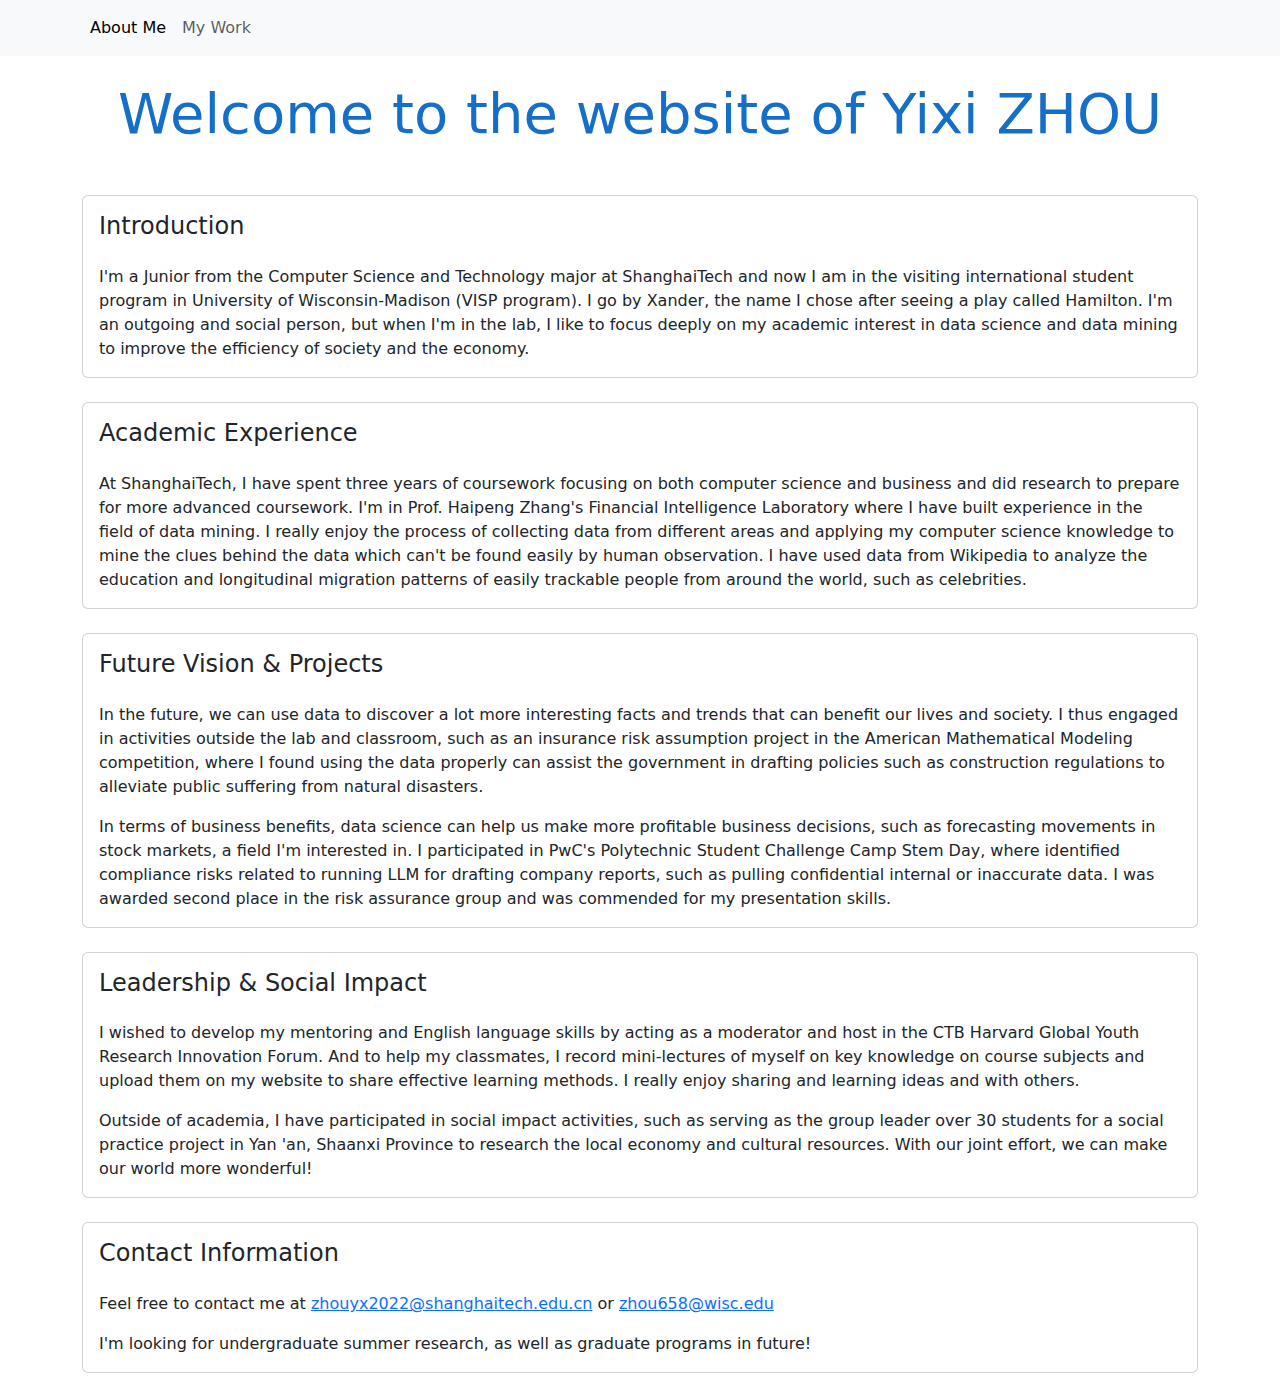
<file: index.html>
<!DOCTYPE html>
<html lang="en">

<head>
    <!-- The title element in my page as follows. -->
    <title>About Me</title>
    <meta charset="UTF-8">
    <meta name="viewport" content="width=device-width, initial-scale=1.0">
    <link href="https://cdn.jsdelivr.net/npm/bootstrap@5.3.3/dist/css/bootstrap.min.css" rel="stylesheet"
        integrity="sha384-QWTKZyjpPEjISv5WaRU9OFeRpok6YctnYmDr5pNlyT2bRjXh0JMhjY6hW+ALEwIH" crossorigin="anonymous">
    <link href="styles.css" rel="stylesheet" />
</head>

<body>
    <nav class="navbar navbar-expand-lg navbar-light bg-light">
        <div class="container">
            <div class="navbar-nav">
                <a class="nav-link active" href="index.html">About Me</a>
                <a class="nav-link" href="my-work.html">My Work</a>
            </div>
        </div>
    </nav>

    <div class="container mt-4">
        <header class="text-center mb-5">
            <h1 class="display-4">Welcome to the website of Yixi ZHOU</h1>
        </header>

        <section class="row">
            <div class="col-lg-12">
                <div class="card mb-4">
                    <div class="card-body">
                        <h2 class="card-title h4 mb-4">Introduction</h2>
                        <p class="card-text">
                            I'm a Junior from the Computer Science and Technology major at ShanghaiTech and now I am in the visiting international student program in University of Wisconsin-Madison (VISP program). I go by Xander, the name I chose after seeing a play called Hamilton. I'm an outgoing and social person, but when I'm in the lab, I like to focus deeply on my academic interest in data science and data mining to improve the efficiency of society and the economy.
                        </p>
                    </div>
                </div>

                <div class="card mb-4">
                    <div class="card-body">
                        <h2 class="card-title h4 mb-4">Academic Experience</h2>
                        <p class="card-text">
                            At ShanghaiTech, I have spent three years of coursework focusing on both computer science and business and did research to prepare for more advanced coursework. I'm in Prof. Haipeng Zhang's Financial Intelligence Laboratory where I have built experience in the field of data mining. I really enjoy the process of collecting data from different areas and applying my computer science knowledge to mine the clues behind the data which can't be found easily by human observation. I have used data from Wikipedia to analyze the education and longitudinal migration patterns of easily trackable people from around the world, such as celebrities.
                        </p>
                    </div>
                </div>

                <div class="card mb-4">
                    <div class="card-body">
                        <h2 class="card-title h4 mb-4">Future Vision & Projects</h2>
                        <p class="card-text">
                            In the future, we can use data to discover a lot more interesting facts and trends that can benefit our lives and society. I thus engaged in activities outside the lab and classroom, such as an insurance risk assumption project in the American Mathematical Modeling competition, where I found using the data properly can assist the government in drafting policies such as construction regulations to alleviate public suffering from natural disasters.
                        </p>
                        <p class="card-text">
                            In terms of business benefits, data science can help us make more profitable business decisions, such as forecasting movements in stock markets, a field I'm interested in. I participated in PwC's Polytechnic Student Challenge Camp Stem Day, where identified compliance risks related to running LLM for drafting company reports, such as pulling confidential internal or inaccurate data. I was awarded second place in the risk assurance group and was commended for my presentation skills.
                        </p>
                    </div>
                </div>

                <div class="card mb-4">
                    <div class="card-body">
                        <h2 class="card-title h4 mb-4">Leadership & Social Impact</h2>
                        <p class="card-text">
                            I wished to develop my mentoring and English language skills by acting as a moderator and host in the CTB Harvard Global Youth Research Innovation Forum. And to help my classmates, I record mini-lectures of myself on key knowledge on course subjects and upload them on my website to share effective learning methods. I really enjoy sharing and learning ideas and with others.
                        </p>
                        <p class="card-text">
                            Outside of academia, I have participated in social impact activities, such as serving as the group leader over 30 students for a social practice project in Yan 'an, Shaanxi Province to research the local economy and cultural resources. With our joint effort, we can make our world more wonderful!
                        </p>
                    </div>
                </div>

                <div class="card mb-4">
                    <div class="card-body">
                        <h2 class="card-title h4 mb-4">Contact Information</h2>
                        <p class="card-text">
                            Feel free to contact me at <a href="mailto:zhouyx2022@shanghaitech.edu.cn">zhouyx2022@shanghaitech.edu.cn</a> or 
                            <a href="mailto:zhou658@wisc.edu">zhou658@wisc.edu</a>
                        </p>
                        <p class="card-text font-italic">
                            I'm looking for undergraduate summer research, as well as graduate programs in future!
                        </p>
                    </div>
                </div>
            </div>
        </section>
    </div>

</body>

</html>
</file>
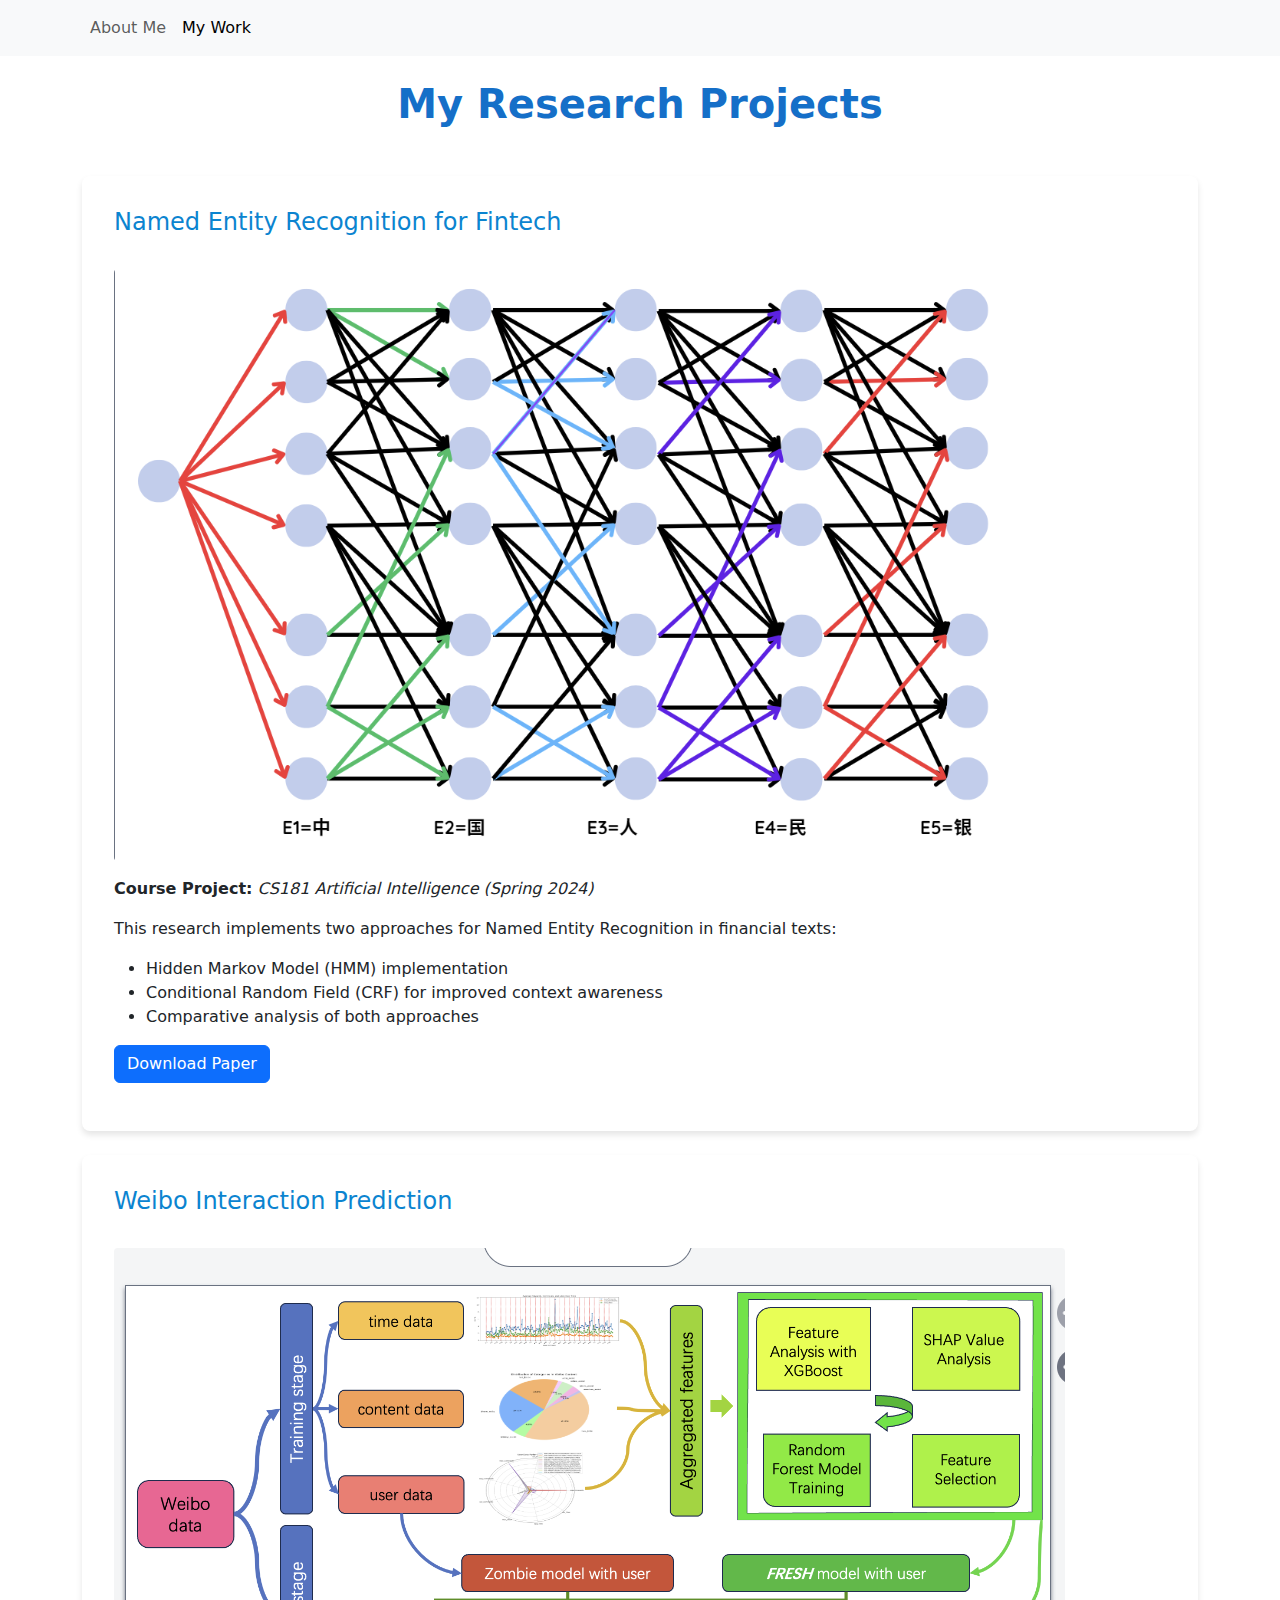
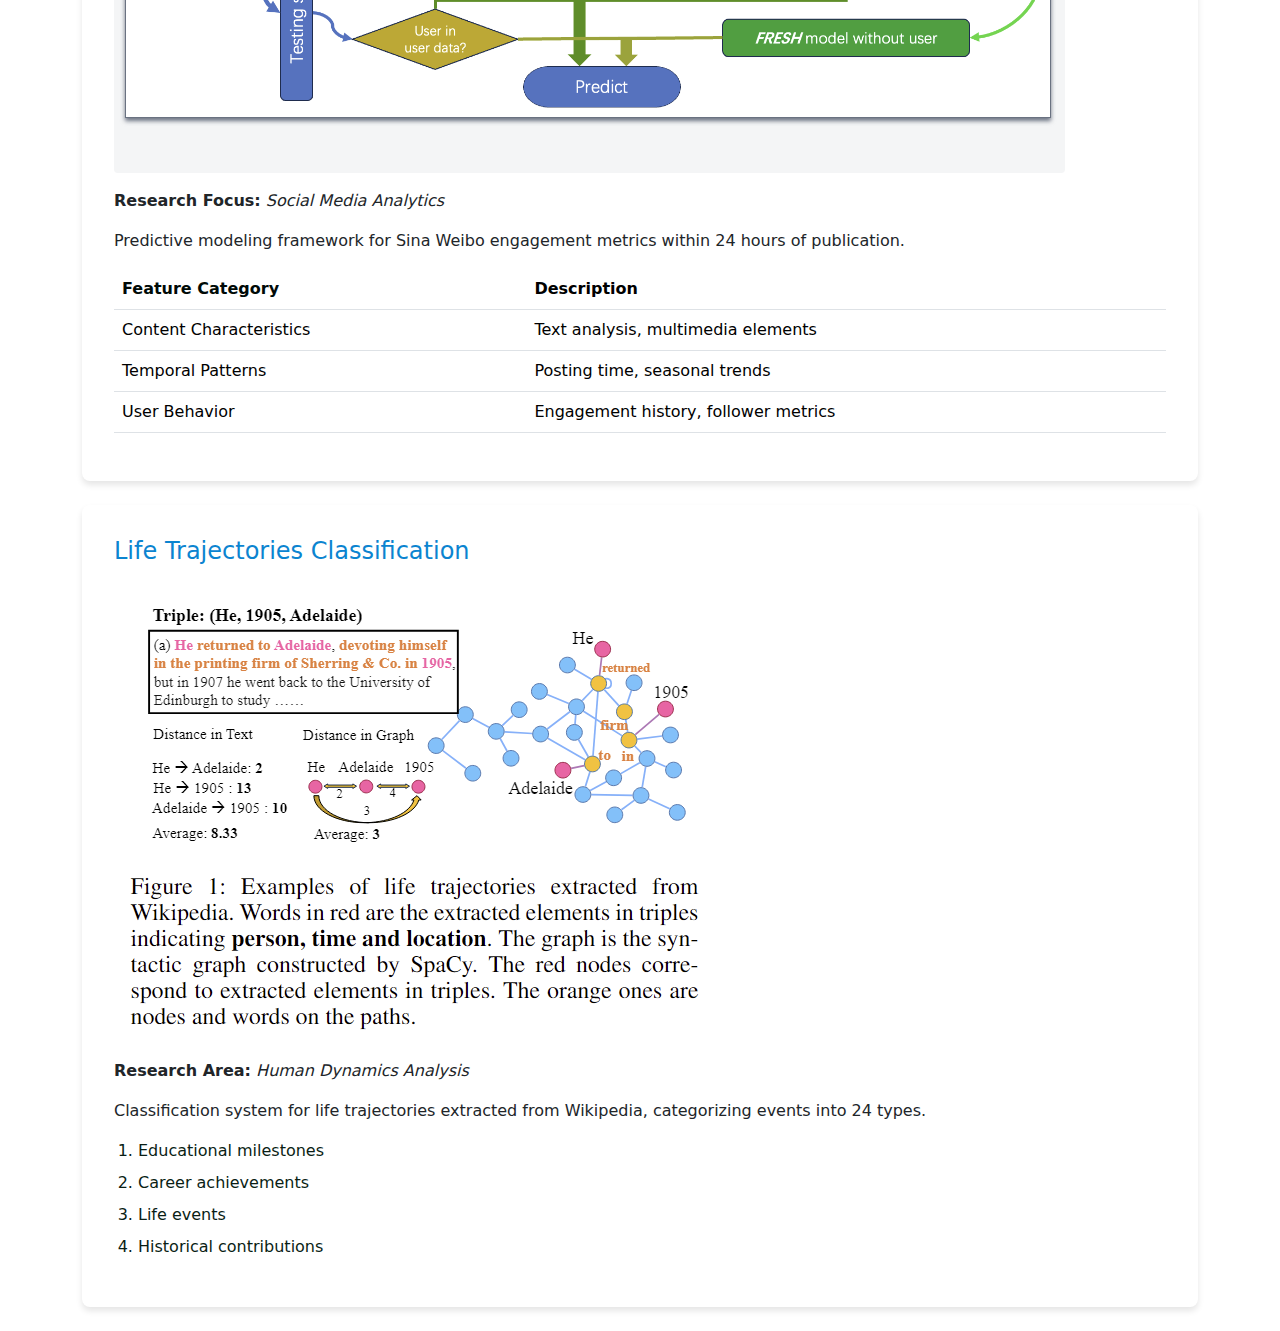
<file: my-work.html>
<!DOCTYPE html>
<html lang="en">

<head>
    <title>My Work</title>
    <meta charset="UTF-8">
    <meta name="viewport" content="width=device-width, initial-scale=1.0">
    <link href="https://cdn.jsdelivr.net/npm/bootstrap@5.3.3/dist/css/bootstrap.min.css" rel="stylesheet"
        integrity="sha384-QWTKZyjpPEjISv5WaRU9OFeRpok6YctnYmDr5pNlyT2bRjXh0JMhjY6hW+ALEwIH" crossorigin="anonymous">
    <link href="styles.css" rel="stylesheet" />
</head>

<body>
    <nav class="navbar navbar-expand-lg navbar-light bg-light">
        <div class="container">
            <div class="navbar-nav">
                <a class="nav-link" href="index.html">About Me</a>
                <a class="nav-link active" href="my-work.html">My Work</a>
            </div>
        </div>
    </nav>

    <div class="container mt-4">
        <h1 class="text-center mb-5">My Research Projects</h1>

        <div class="row">
            <div class="col-lg-12 mb-4">
                <div class="project-card">
                    <h2>Named Entity Recognition for Fintech</h2>
                    <img src="fig/NER-in-Fintech.png" alt="NER Model Architecture Diagram" class="project-image">
                    <p>
                        <strong>Course Project:</strong> <em>CS181 Artificial Intelligence (Spring 2024)</em>
                    </p>
                    <p>
                        This research implements two approaches for Named Entity Recognition in financial texts:
                    </p>
                    <ul>
                        <li>Hidden Markov Model (HMM) implementation</li>
                        <li>Conditional Random Field (CRF) for improved context awareness</li>
                        <li>Comparative analysis of both approaches</li>
                    </ul>
                    <p>
                        <a href="https://github.com/teslaxi/Named-entity-recognition-for-Fintech/raw/main/paper/group2_Named%20entity%20recognition%20for%20Fintech.pdf" class="btn btn-primary">Download Paper</a>
                    </p>
                </div>
            </div>

            <div class="col-lg-12 mb-4">
                <div class="project-card">
                    <h2>Weibo Interaction Prediction</h2>
                    <img src="fig/Predicting-the-interactions-of-Weibo.png" alt="Weibo Data Analysis Visualization" class="project-image">
                    <p>
                        <strong>Research Focus:</strong> <em>Social Media Analytics</em>
                    </p>
                    <p>
                        Predictive modeling framework for Sina Weibo engagement metrics within 24 hours of publication.
                    </p>
                    <table class="table">
                        <thead>
                            <tr>
                                <th style="color:rgb(0, 10, 7)">Feature Category</th>
                                <th>Description</th>
                            </tr>
                        </thead>
                        <tbody>
                            <tr>
                                <td>Content Characteristics</td>
                                <td>Text analysis, multimedia elements</td>
                            </tr>
                            <tr>
                                <td>Temporal Patterns</td>
                                <td>Posting time, seasonal trends</td>
                            </tr>
                            <tr>
                                <td>User Behavior</td>
                                <td>Engagement history, follower metrics</td>
                            </tr>
                        </tbody>
                    </table>
                </div>
            </div>

            <div class="col-lg-12 mb-4">
                <div class="project-card">
                    <h2>Life Trajectories Classification</h2>
                    <img src="fig/Fine-grained-Classification.png" alt="Life Trajectory Visualization" class="project-image">
                    <p>
                        <strong>Research Area:</strong> <em>Human Dynamics Analysis</em>
                    </p>
                    <p>
                        Classification system for life trajectories extracted from Wikipedia, categorizing events into 24 types.
                    </p>
                    <ol class="trajectory-types">
                        <li>Educational milestones</li>
                        <li>Career achievements</li>
                        <li>Life events</li>
                        <li>Historical contributions</li>
                    </ol>
                </div>
            </div>
        </div>
    </div>

</body>

</html>
</file>
<file: styles.css>
/* Your CSS goes here! */
.project-card {
    padding: 2rem;
    border-radius: 8px;
    box-shadow: 0 4px 6px rgba(0, 0, 0, 0.1);
    background-color: #ffffff;
    transition: transform 0.3s ease;
}

.project-card:hover {
    transform: translateY(-5px);
}

.project-image {
    max-width: 100%;
    height: auto;
    border-radius: 4px;
    margin: 1rem 0;
}

h1 {
    color: #156fc8;
    font-weight: 700;
    margin-bottom: 2rem;
}

h2 {
    color: #0b84d0;
    font-size: 1.5rem;
    margin-bottom: 1rem;
}

.trajectory-types {
    padding-left: 1.5rem;
    margin-top: 1rem;
}

.trajectory-types li {
    margin-bottom: 0.5rem;
    color: #0a1e15;
}
</file>
